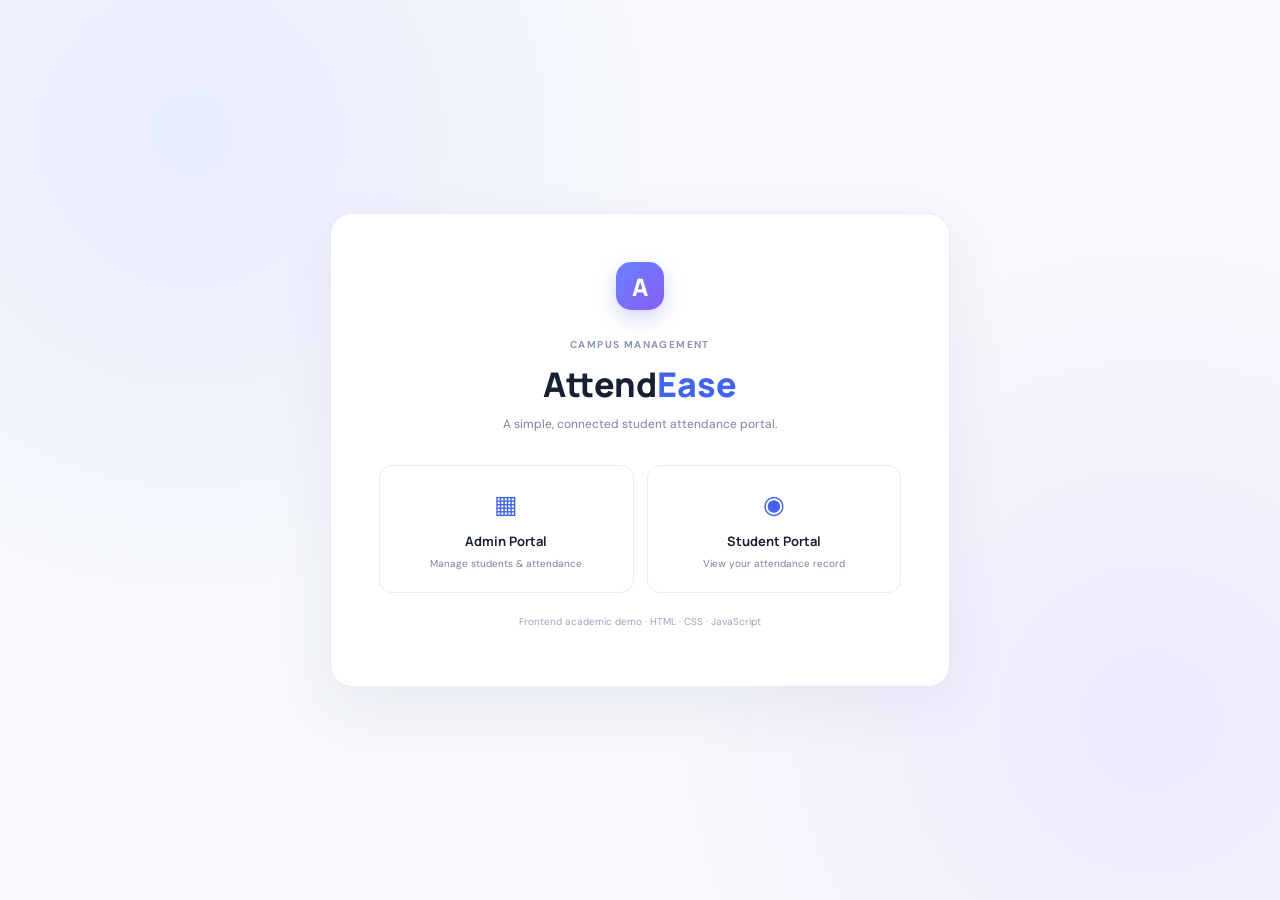
<file: index.html>
<!DOCTYPE html>
<html lang="en">
<head>
  <meta charset="UTF-8"><meta name="viewport" content="width=device-width, initial-scale=1.0">
  <title>AttendEase | Student Attendance System</title><link rel="stylesheet" href="css/style.css">
</head>
<body class="landing">
  <main class="landing-card">
    <div class="brand-mark">A</div><p class="eyebrow">CAMPUS MANAGEMENT</p>
    <h1>Attend<span>Ease</span></h1>
    <p class="muted">A simple, connected student attendance portal.</p>
    <div class="role-grid">
      <a class="role-card" href="admin/login.html"><span class="role-icon">▦</span><b>Admin Portal</b><small>Manage students & attendance</small></a>
      <a class="role-card" href="student/login.html"><span class="role-icon">◉</span><b>Student Portal</b><small>View your attendance record</small></a>
    </div>
    <p class="tiny">Frontend academic demo · HTML · CSS · JavaScript</p>
  </main>
</body></html>
</file>
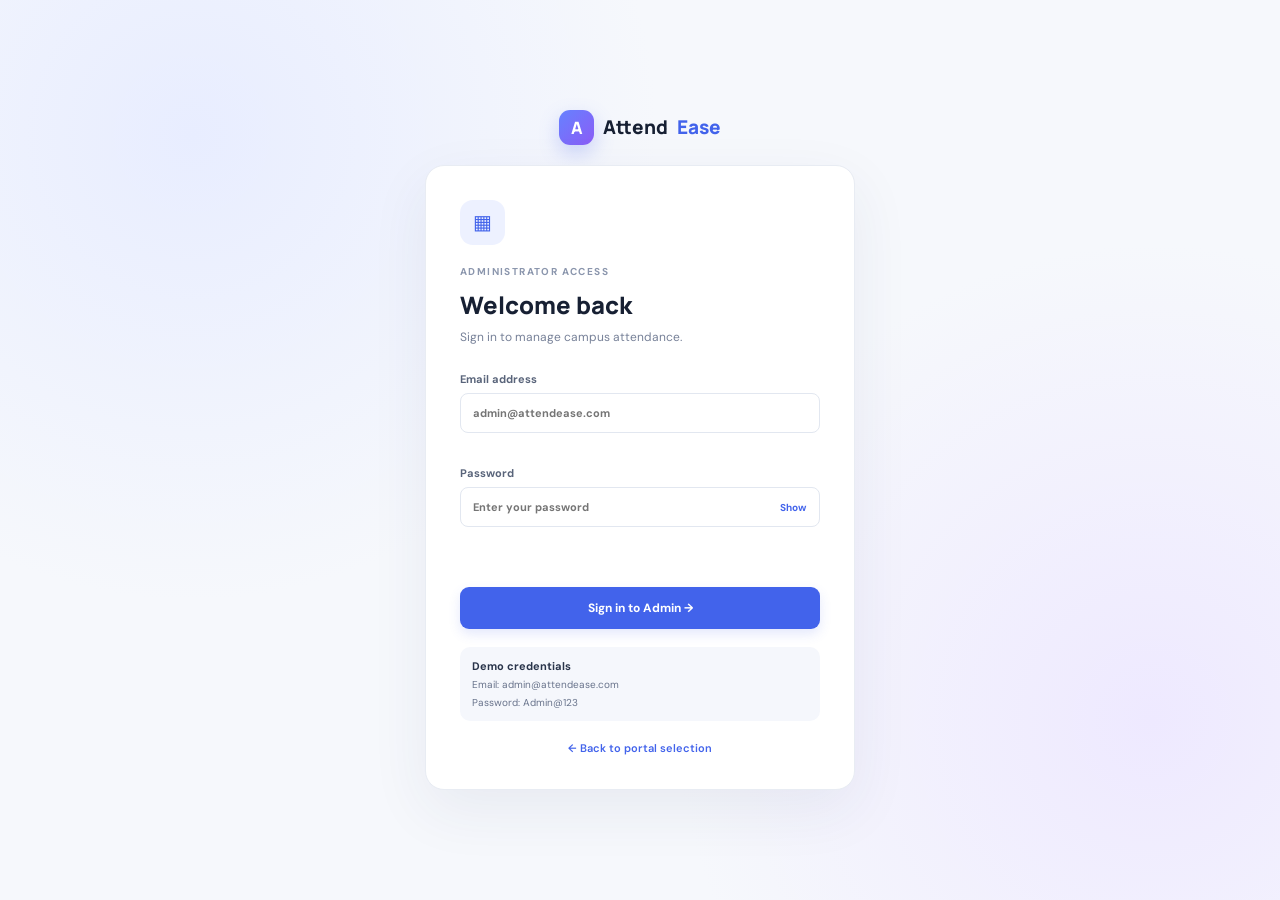
<file: admin/attendance.html>
<!DOCTYPE html>
<html lang="en"><head><meta charset="UTF-8"><meta name="viewport" content="width=device-width, initial-scale=1.0">
<title>Manage Attendance | AttendEase</title><link rel="stylesheet" href="../css/style.css"></head>
<body data-role="admin" data-page="attendance">
<div class="app-shell">
  <aside class="sidebar">
    <a class="brand" href="../index.html"><span class="brand-mark small">A</span><span>Attend<span class="brand-accent">Ease</span><small>Administrator portal</small></span></a>
    <div class="nav-caption">WORKSPACE</div><nav><a class="nav-link " href="dashboard.html"><span>▦</span>Dashboard</a><a class="nav-link " href="students.html"><span>♙</span>Manage Students</a><a class="nav-link active" href="attendance.html"><span>✓</span>Manage Attendance</a><a class="nav-link " href="reports.html"><span>▤</span>Attendance Reports</a></nav>
    <div class="sidebar-bottom"><div class="profile-mini"><div class="avatar">AD</div><div><b id="sideName">Administrator</b><small>Administrator</small></div></div>
    <button class="btn btn-quiet full" data-logout>↪ &nbsp; Log out</button></div>
  </aside>
  <main class="main-area">
    <header class="topbar"><div><span class="eyebrow">ATTENDANCE MANAGEMENT</span><h1>Manage Attendance</h1></div><div class="top-actions"><span class="date-chip" id="todayLabel"></span><div class="avatar">AD</div></div></header>
    <section class="page-content">
<div class="welcome-row"><div><h2>Daily attendance</h2><p class="muted">Select a date and mark each student's status.</p></div><span class="tag green-tag">Live local records</span></div>
<section class="panel"><div class="filter-row"><label>Attendance date<input type="date" id="attendanceDate"></label><label>Course filter<select id="attendanceCourse"><option value="">All courses</option></select></label><div class="filter-spacer"></div><button class="btn btn-quiet" id="markAllPresent">Mark all present</button><button class="btn btn-primary" id="saveAttendance">Save attendance</button></div><div class="table-scroll"><table><thead><tr><th>Student</th><th>Student ID</th><th>Course</th><th>Attendance status</th></tr></thead><tbody id="attendanceTable"></tbody></table></div><div class="empty-state" id="attendanceEmpty" hidden>Add students first from Manage Students.</div></section>
</section>
    <footer class="footer">AttendEase <span>·</span> Academic Web Technology Project</footer>
  </main>
</div>
<div id="toast" class="toast" role="status"></div>
<script src="../js/app.js"></script></body></html>
</file>
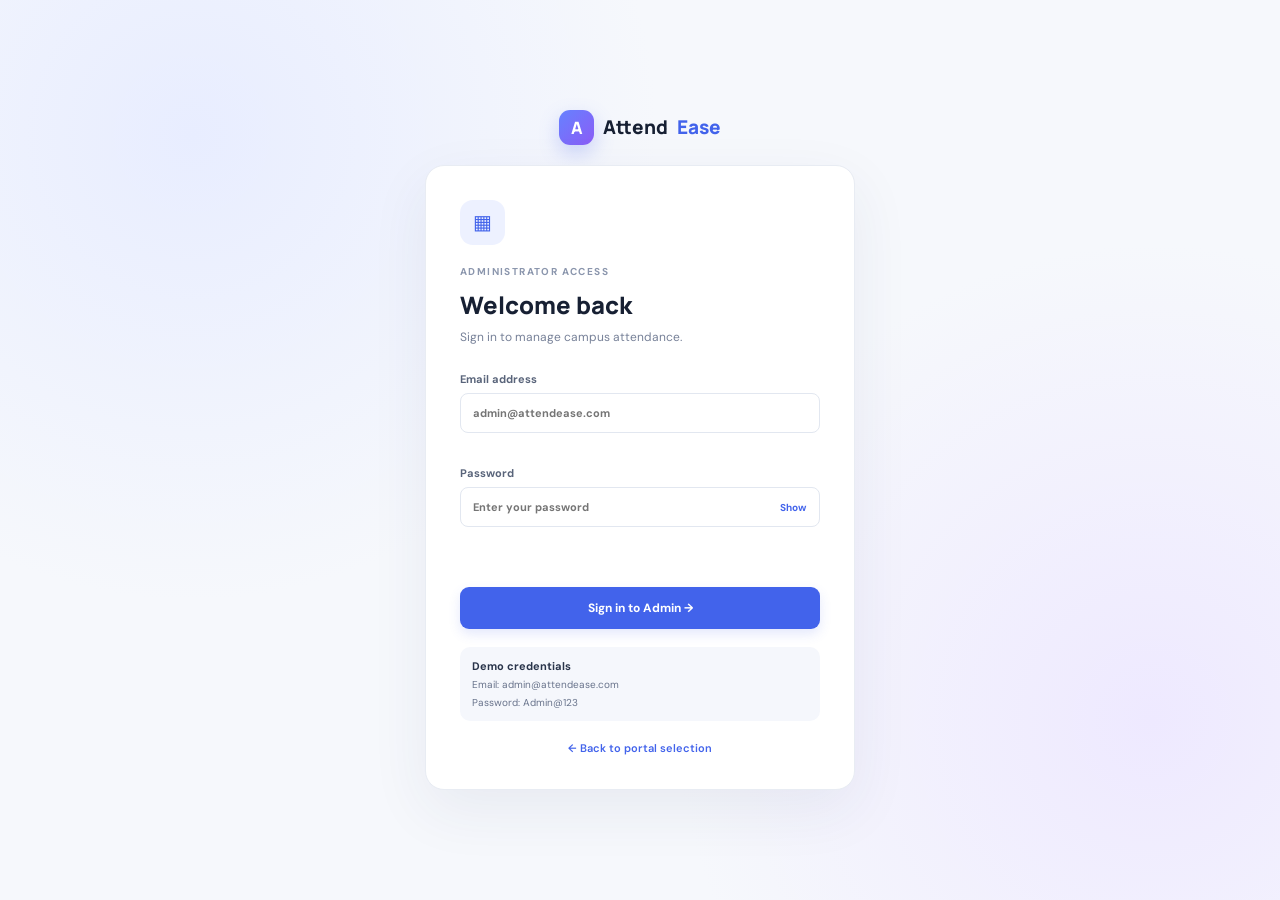
<file: admin/dashboard.html>
<!DOCTYPE html>
<html lang="en"><head><meta charset="UTF-8"><meta name="viewport" content="width=device-width, initial-scale=1.0">
<title>Admin Dashboard | AttendEase</title><link rel="stylesheet" href="../css/style.css"></head>
<body data-role="admin" data-page="dashboard">
<div class="app-shell">
  <aside class="sidebar">
    <a class="brand" href="../index.html"><span class="brand-mark small">A</span><span>Attend<span class="brand-accent">Ease</span><small>Administrator portal</small></span></a>
    <div class="nav-caption">WORKSPACE</div><nav><a class="nav-link active" href="dashboard.html"><span>▦</span>Dashboard</a><a class="nav-link " href="students.html"><span>♙</span>Manage Students</a><a class="nav-link " href="attendance.html"><span>✓</span>Manage Attendance</a><a class="nav-link " href="reports.html"><span>▤</span>Attendance Reports</a></nav>
    <div class="sidebar-bottom"><div class="profile-mini"><div class="avatar">AD</div><div><b id="sideName">Administrator</b><small>Administrator</small></div></div>
    <button class="btn btn-quiet full" data-logout>↪ &nbsp; Log out</button></div>
  </aside>
  <main class="main-area">
    <header class="topbar"><div><span class="eyebrow">ATTENDANCE MANAGEMENT</span><h1>Admin Dashboard</h1></div><div class="top-actions"><span class="date-chip" id="todayLabel"></span><div class="avatar">AD</div></div></header>
    <section class="page-content">
<div class="welcome-row"><div><h2>Good morning, Admin 👋</h2><p class="muted">Here is what's happening with attendance today.</p></div><a class="btn btn-primary" href="attendance.html">＋ Mark attendance</a></div>
<div class="stats-grid">
 <article class="stat-card"><div class="stat-top"><span>Total students</span><span class="stat-icon blue">♙</span></div><strong id="totalStudents">0</strong><small class="muted">Registered students</small></article>
 <article class="stat-card"><div class="stat-top"><span>Present today</span><span class="stat-icon green">✓</span></div><strong id="presentToday">0</strong><small class="muted">Marked present</small></article>
 <article class="stat-card"><div class="stat-top"><span>Absent today</span><span class="stat-icon orange">−</span></div><strong id="absentToday">0</strong><small class="muted">Marked absent</small></article>
 <article class="stat-card"><div class="stat-top"><span>Attendance rate</span><span class="stat-icon purple">%</span></div><strong id="attendanceRate">0%</strong><small class="muted">Today's attendance</small></article>
</div>
<div class="content-grid"><section class="panel"><div class="panel-heading"><div><h3>Attendance overview</h3><p class="muted">Present vs absent today</p></div><span class="tag">Today</span></div><div class="chart-wrap"><div class="donut" id="attendanceDonut"><div><b id="donutPercent">0%</b><small>Present</small></div></div><div class="legend"><span><i class="dot green-dot"></i> Present <b id="legendPresent">0</b></span><span><i class="dot orange-dot"></i> Absent <b id="legendAbsent">0</b></span><span><i class="dot gray-dot"></i> Not marked <b id="legendUnmarked">0</b></span></div></div></section>
<section class="panel"><div class="panel-heading"><div><h3>Quick actions</h3><p class="muted">Common admin tasks</p></div></div><div class="quick-list"><a href="students.html">＋ <span><b>Add a student</b><small>Register a new student</small></span> →</a><a href="attendance.html">✓ <span><b>Take attendance</b><small>Mark today's class record</small></span> →</a><a href="reports.html">▤ <span><b>View reports</b><small>Review attendance trends</small></span> →</a></div></section></div>
<section class="panel table-panel"><div class="panel-heading"><div><h3>Recently registered students</h3><p class="muted">Latest student records</p></div><a class="text-link" href="students.html">View all →</a></div><div class="table-scroll"><table><thead><tr><th>Student</th><th>Student ID</th><th>Course</th><th>Semester</th></tr></thead><tbody id="recentStudents"></tbody></table></div></section>
</section>
    <footer class="footer">AttendEase <span>·</span> Academic Web Technology Project</footer>
  </main>
</div>
<div id="toast" class="toast" role="status"></div>
<script src="../js/app.js"></script></body></html>
</file>
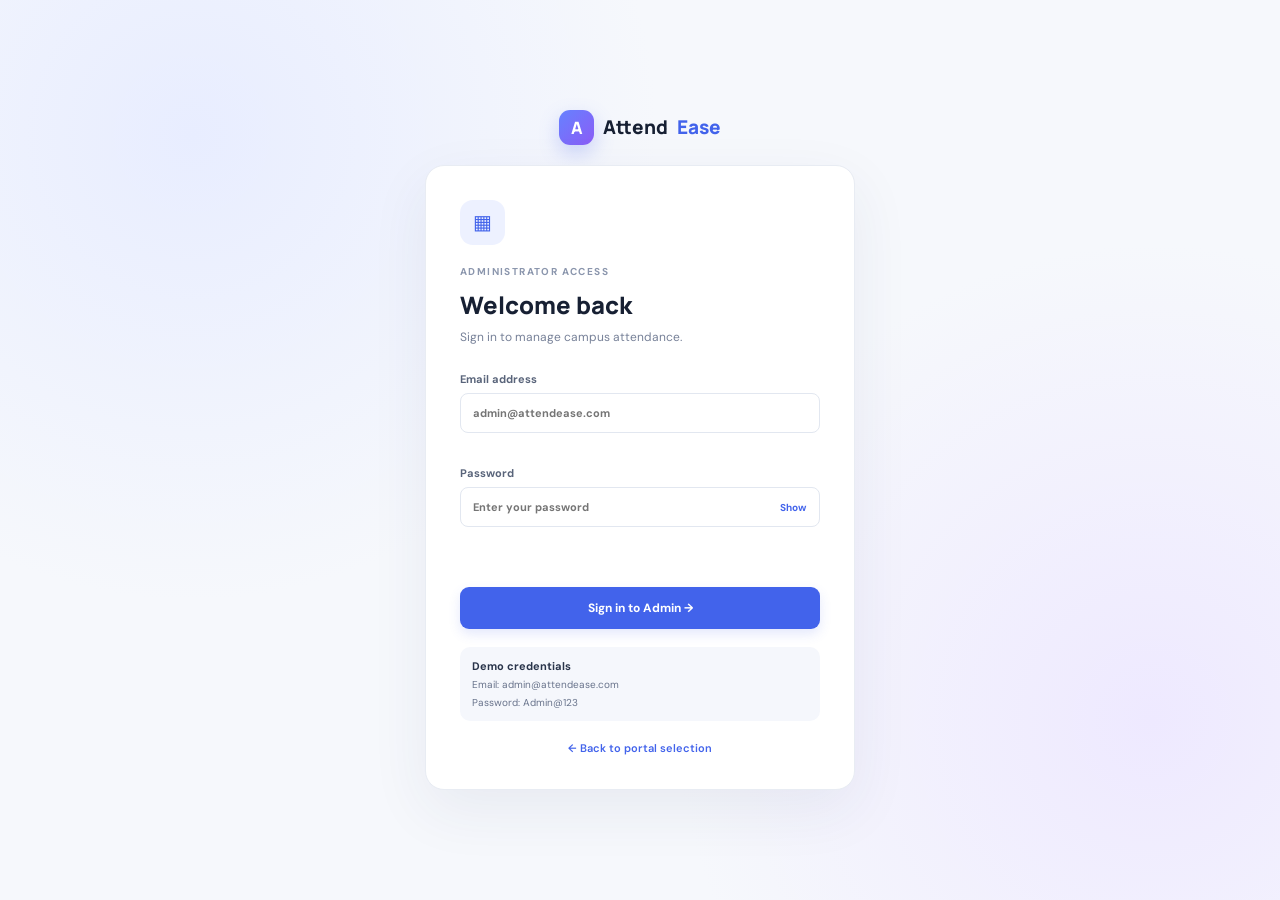
<file: admin/login.html>
<!DOCTYPE html><html lang="en"><head><meta charset="UTF-8"><meta name="viewport" content="width=device-width, initial-scale=1.0"><title>Admin Login | AttendEase</title><link rel="stylesheet" href="../css/style.css"></head><body class="auth-page" data-role="admin" data-page="login"><a class="auth-brand" href="../index.html"><span class="brand-mark small">A</span> Attend<span>Ease</span></a><main class="auth-card"><div class="auth-icon">▦</div><p class="eyebrow">ADMINISTRATOR ACCESS</p><h1>Welcome back</h1><p class="muted">Sign in to manage campus attendance.</p><form id="loginForm" novalidate><label>Email address<input type="email" id="loginEmail" placeholder="admin@attendease.com" autocomplete="username"><small class="field-error" id="loginEmailError"></small></label><label>Password<div class="password-wrap"><input type="password" id="loginPassword" placeholder="Enter your password" autocomplete="current-password"><button type="button" class="show-pass" data-toggle-password>Show</button></div><small class="field-error" id="loginPasswordError"></small></label><div id="loginError" class="form-error"></div><button class="btn btn-primary full" type="submit">Sign in to Admin →</button></form><div class="demo-note"><b>Demo credentials</b><span>Email: admin@attendease.com</span><span>Password: Admin@123</span></div><a class="back-link" href="../index.html">← Back to portal selection</a></main><script src="../js/email-validation.js"></script><script src="../js/password-validation.js"></script><script src="../js/app.js"></script></body></html>
</file>
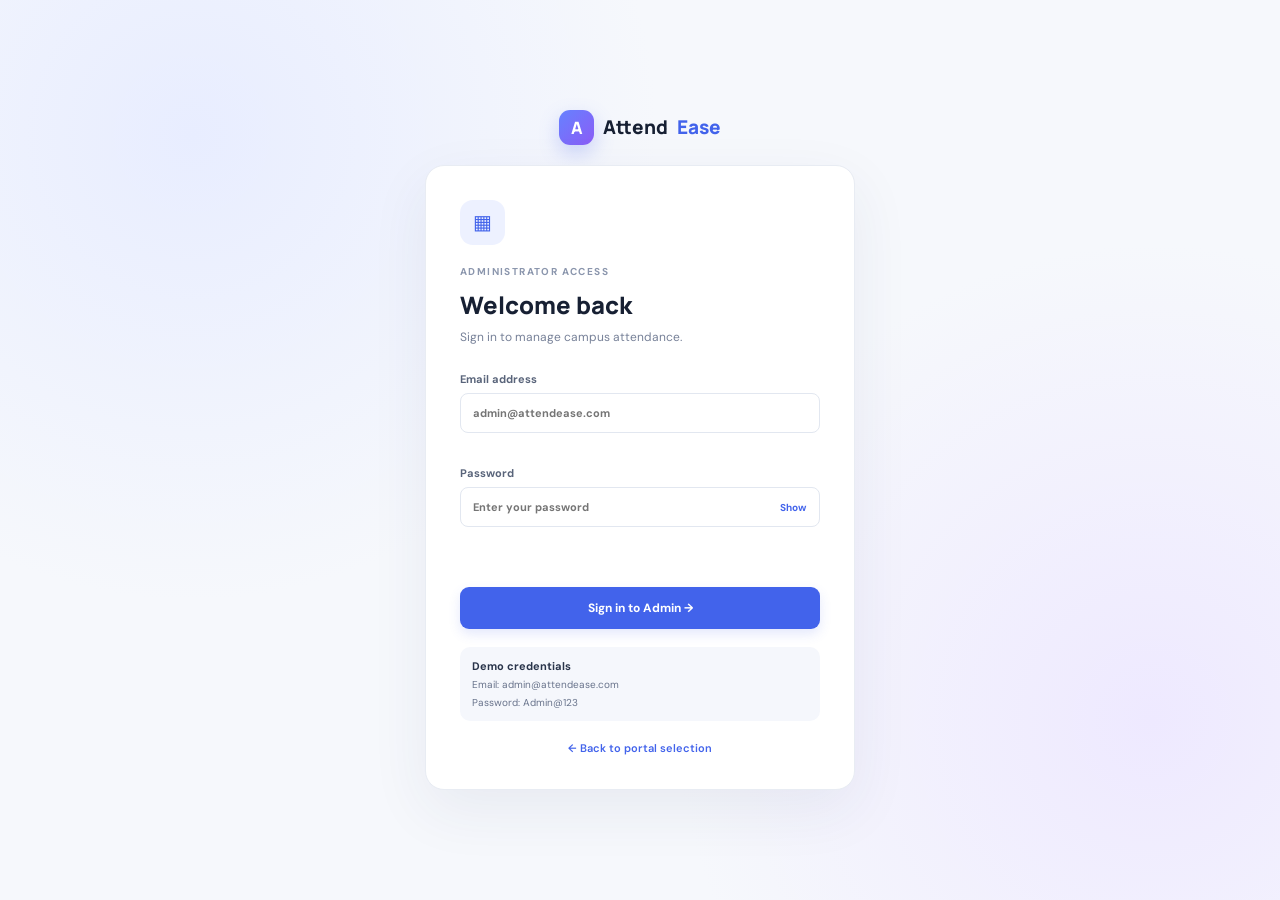
<file: admin/reports.html>
<!DOCTYPE html>
<html lang="en"><head><meta charset="UTF-8"><meta name="viewport" content="width=device-width, initial-scale=1.0">
<title>Attendance Reports | AttendEase</title><link rel="stylesheet" href="../css/style.css"></head>
<body data-role="admin" data-page="reports">
<div class="app-shell">
  <aside class="sidebar">
    <a class="brand" href="../index.html"><span class="brand-mark small">A</span><span>Attend<span class="brand-accent">Ease</span><small>Administrator portal</small></span></a>
    <div class="nav-caption">WORKSPACE</div><nav><a class="nav-link " href="dashboard.html"><span>▦</span>Dashboard</a><a class="nav-link " href="students.html"><span>♙</span>Manage Students</a><a class="nav-link " href="attendance.html"><span>✓</span>Manage Attendance</a><a class="nav-link active" href="reports.html"><span>▤</span>Attendance Reports</a></nav>
    <div class="sidebar-bottom"><div class="profile-mini"><div class="avatar">AD</div><div><b id="sideName">Administrator</b><small>Administrator</small></div></div>
    <button class="btn btn-quiet full" data-logout>↪ &nbsp; Log out</button></div>
  </aside>
  <main class="main-area">
    <header class="topbar"><div><span class="eyebrow">ATTENDANCE MANAGEMENT</span><h1>Attendance Reports</h1></div><div class="top-actions"><span class="date-chip" id="todayLabel"></span><div class="avatar">AD</div></div></header>
    <section class="page-content">
<div class="welcome-row"><div><h2>Attendance reports</h2><p class="muted">Analyse attendance and export records.</p></div><button class="btn btn-primary" id="exportCsv">↓ Export CSV</button></div>
<section class="panel"><div class="filter-row"><label>From date<input type="date" id="reportFrom"></label><label>To date<input type="date" id="reportTo"></label><label>Student<select id="reportStudent"><option value="">All students</option></select></label><button class="btn btn-quiet" id="applyReport">Apply filters</button><button class="btn btn-quiet" id="printReport">Print</button></div>
<div class="stats-grid compact-stats"><article class="stat-card"><span class="muted">Records</span><strong id="reportRecords">0</strong></article><article class="stat-card"><span class="muted">Present</span><strong id="reportPresent">0</strong></article><article class="stat-card"><span class="muted">Absent</span><strong id="reportAbsent">0</strong></article><article class="stat-card"><span class="muted">Average attendance</span><strong id="reportRate">0%</strong></article></div>
<div class="table-scroll"><table><thead><tr><th>Date</th><th>Student</th><th>Student ID</th><th>Course</th><th>Status</th></tr></thead><tbody id="reportsTable"></tbody></table></div><div class="empty-state" id="reportsEmpty" hidden>No attendance records match these filters.</div></section>
</section>
    <footer class="footer">AttendEase <span>·</span> Academic Web Technology Project</footer>
  </main>
</div>
<div id="toast" class="toast" role="status"></div>
<script src="../js/app.js"></script></body></html>
</file>
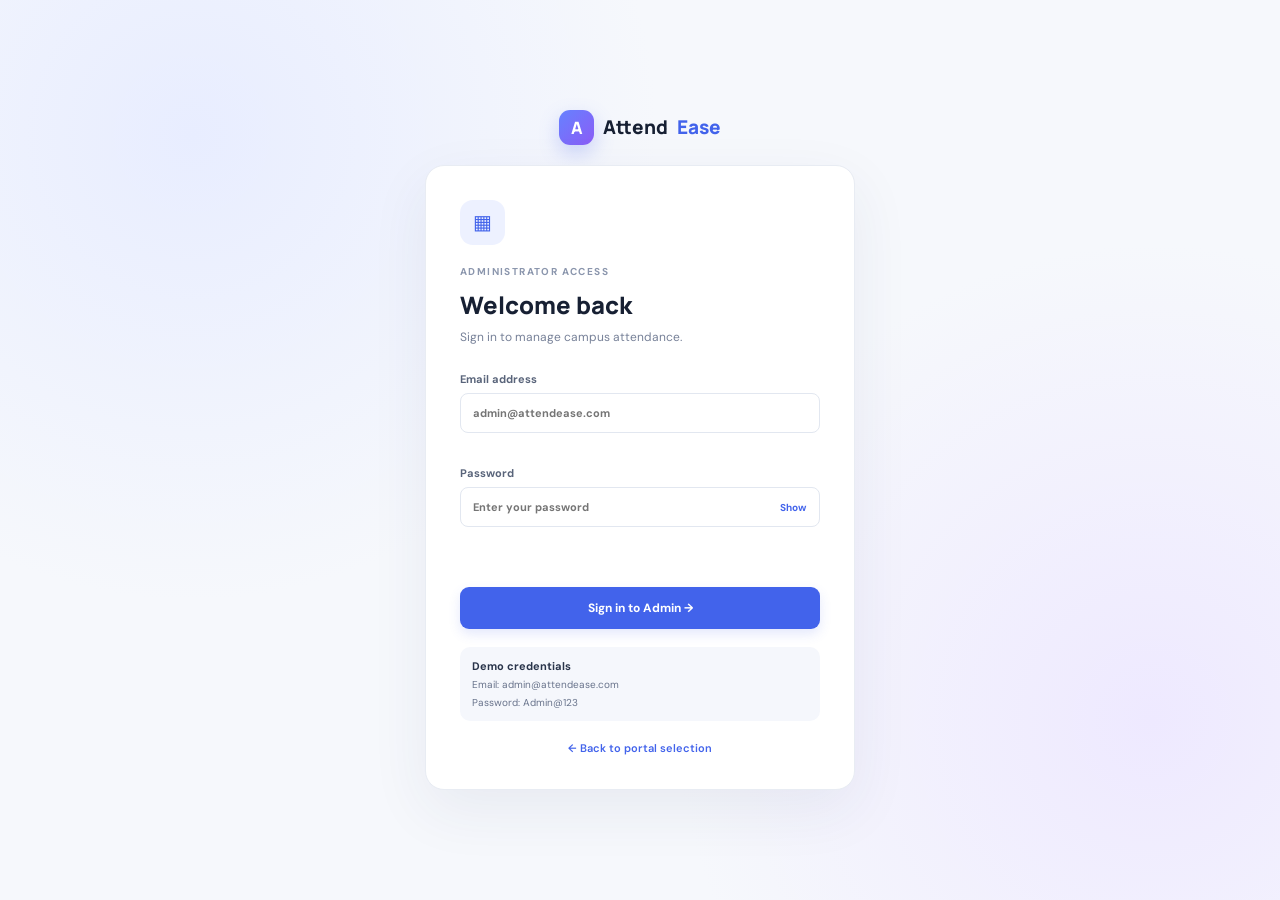
<file: admin/students.html>
<!DOCTYPE html>
<html lang="en"><head><meta charset="UTF-8"><meta name="viewport" content="width=device-width, initial-scale=1.0">
<title>Manage Students | AttendEase</title><link rel="stylesheet" href="../css/style.css"></head>
<body data-role="admin" data-page="students">
<div class="app-shell">
  <aside class="sidebar">
    <a class="brand" href="../index.html"><span class="brand-mark small">A</span><span>Attend<span class="brand-accent">Ease</span><small>Administrator portal</small></span></a>
    <div class="nav-caption">WORKSPACE</div><nav><a class="nav-link " href="dashboard.html"><span>▦</span>Dashboard</a><a class="nav-link active" href="students.html"><span>♙</span>Manage Students</a><a class="nav-link " href="attendance.html"><span>✓</span>Manage Attendance</a><a class="nav-link " href="reports.html"><span>▤</span>Attendance Reports</a></nav>
    <div class="sidebar-bottom"><div class="profile-mini"><div class="avatar">AD</div><div><b id="sideName">Administrator</b><small>Administrator</small></div></div>
    <button class="btn btn-quiet full" data-logout>↪ &nbsp; Log out</button></div>
  </aside>
  <main class="main-area">
    <header class="topbar"><div><span class="eyebrow">ATTENDANCE MANAGEMENT</span><h1>Manage Students</h1></div><div class="top-actions"><span class="date-chip" id="todayLabel"></span><div class="avatar">AD</div></div></header>
    <section class="page-content">
<div class="welcome-row"><div><h2>Student directory</h2><p class="muted">Add, update and manage registered students.</p></div><button class="btn btn-primary" id="showStudentForm">＋ Add student</button></div>
<section class="panel form-panel" id="studentFormPanel" hidden><div class="panel-heading"><div><h3 id="studentFormTitle">Add new student</h3><p class="muted">Enter the student's details below.</p></div><button class="icon-btn" id="closeStudentForm" aria-label="Close">✕</button></div>
<form id="studentForm" class="form-grid" novalidate><input type="hidden" id="editStudentId"><label>Student ID<input id="studentId" placeholder="e.g. MU2026001" maxlength="15"><small class="field-error" id="studentIdError"></small></label><label>Full name<input id="studentName" placeholder="Student full name"><small class="field-error" id="studentNameError"></small></label><label>Email address<input id="studentEmail" type="email" placeholder="name@example.com"><small class="field-error" id="studentEmailError"></small></label><label>Phone number<input id="studentPhone" inputmode="numeric" maxlength="10" placeholder="10-digit mobile number"><small class="field-error" id="studentPhoneError"></small></label><label>Course<input id="studentCourse" placeholder="e.g. B.Tech CSE"><small class="field-error" id="studentCourseError"></small></label><label>Semester<select id="studentSemester"><option value="">Select semester</option><option>1</option><option>2</option><option>3</option><option>4</option><option>5</option><option>6</option><option>7</option><option>8</option></select><small class="field-error" id="studentSemesterError"></small></label><div class="form-actions"><button type="button" class="btn btn-quiet" id="cancelStudentForm">Cancel</button><button class="btn btn-primary" type="submit">Save student</button></div></form></section>
<section class="panel table-panel"><div class="toolbar"><div><h3>All students <span class="count-pill" id="studentCount">0</span></h3><p class="muted">Manage your student records</p></div><input class="search-input" id="studentSearch" placeholder="⌕  Search students..."></div><div class="table-scroll"><table><thead><tr><th>Student</th><th>Student ID</th><th>Course</th><th>Semester</th><th>Phone</th><th>Actions</th></tr></thead><tbody id="studentsTable"></tbody></table></div><div class="empty-state" id="studentsEmpty" hidden>No students found. Add your first student to get started.</div></section>
</section>
    <footer class="footer">AttendEase <span>·</span> Academic Web Technology Project</footer>
  </main>
</div>
<div id="toast" class="toast" role="status"></div>
<script src="../js/email-validation.js"></script><script src="../js/app.js"></script></body></html>
</file>
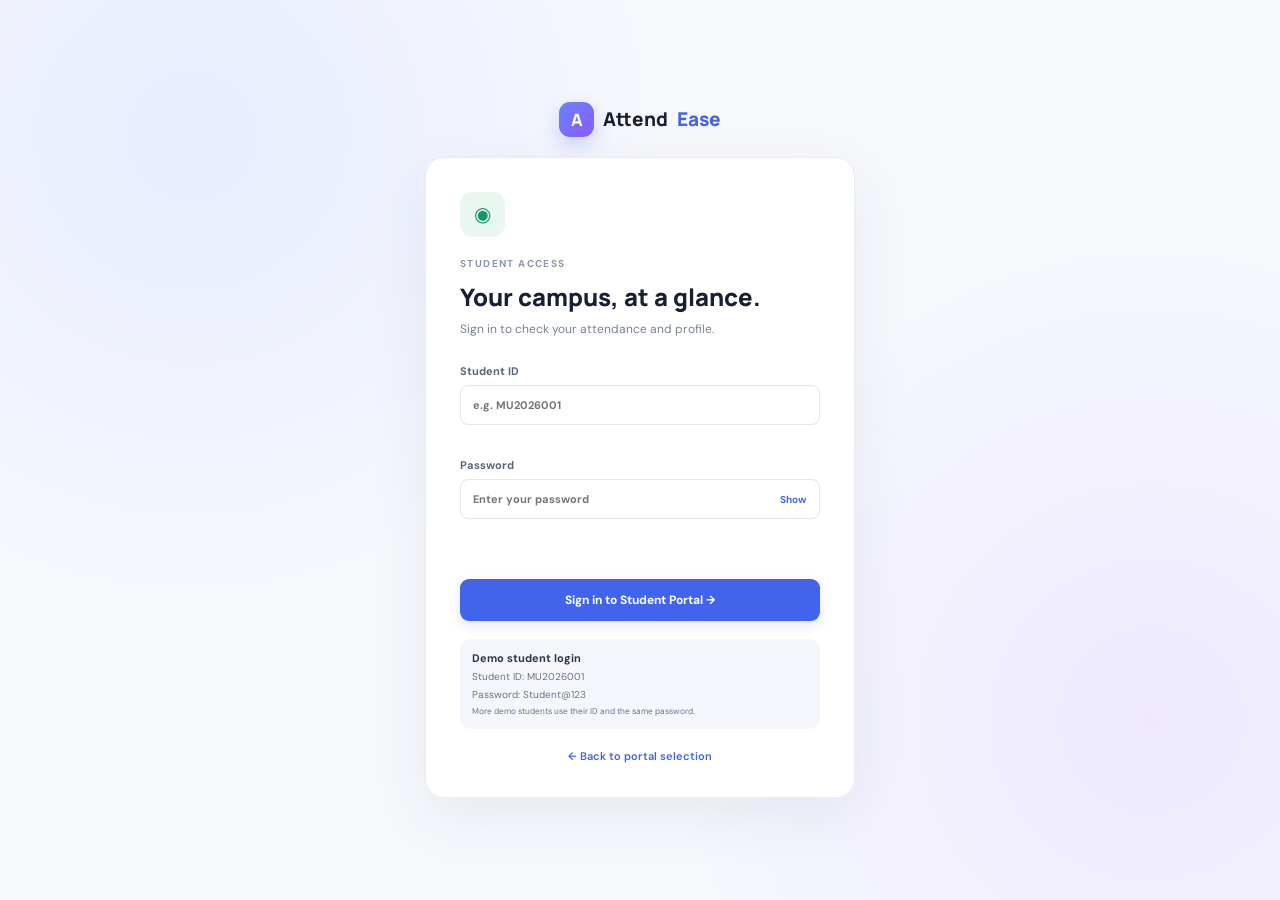
<file: student/attendance.html>
<!DOCTYPE html>
<html lang="en"><head><meta charset="UTF-8"><meta name="viewport" content="width=device-width, initial-scale=1.0">
<title>My Attendance | AttendEase</title><link rel="stylesheet" href="../css/style.css"></head>
<body data-role="student" data-page="attendance">
<div class="app-shell">
  <aside class="sidebar">
    <a class="brand" href="../index.html"><span class="brand-mark small">A</span><span>Attend<span class="brand-accent">Ease</span><small>Student portal</small></span></a>
    <div class="nav-caption">WORKSPACE</div><nav><a class="nav-link " href="dashboard.html"><span>▦</span>Dashboard</a><a class="nav-link active" href="attendance.html"><span>✓</span>My Attendance</a><a class="nav-link " href="profile.html"><span>♙</span>My Profile</a><a class="nav-link " href="statistics.html"><span>▥</span>Statistics</a></nav>
    <div class="sidebar-bottom"><div class="profile-mini"><div class="avatar">ST</div><div><b id="sideName">Student</b><small>Student</small></div></div>
    <button class="btn btn-quiet full" data-logout>↪ &nbsp; Log out</button></div>
  </aside>
  <main class="main-area">
    <header class="topbar"><div><span class="eyebrow">ATTENDANCE MANAGEMENT</span><h1>My Attendance</h1></div><div class="top-actions"><span class="date-chip" id="todayLabel"></span><div class="avatar">ST</div></div></header>
    <section class="page-content">
<div class="welcome-row"><div><h2>Attendance history</h2><p class="muted">A date-wise view of your recorded attendance.</p></div><span class="tag">Read only</span></div>
<section class="panel"><div class="toolbar"><div><h3>My class records</h3><p class="muted">Attendance can only be updated by an administrator.</p></div><div class="filter-inline"><input type="date" id="myDateFilter" aria-label="Filter by date"><select id="myStatusFilter"><option value="">All statuses</option><option value="Present">Present</option><option value="Absent">Absent</option></select></div></div><div class="table-scroll"><table><thead><tr><th>Date</th><th>Course</th><th>Status</th></tr></thead><tbody id="myAttendanceTable"></tbody></table></div><div class="empty-state" id="myAttendanceEmpty" hidden>No attendance records found.</div></section>
</section>
    <footer class="footer">AttendEase <span>·</span> Academic Web Technology Project</footer>
  </main>
</div>
<div id="toast" class="toast" role="status"></div>
<script src="../js/app.js"></script></body></html>
</file>
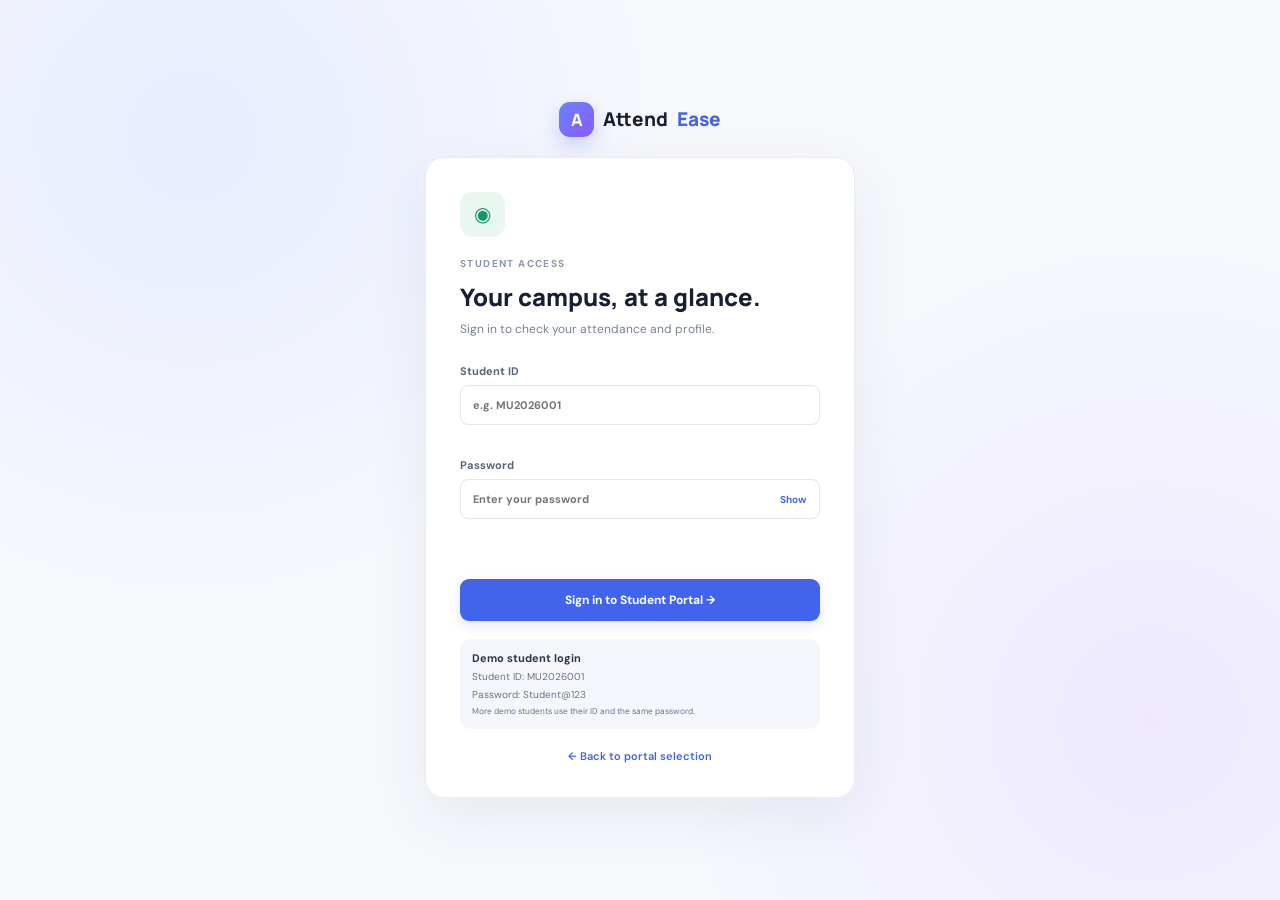
<file: student/dashboard.html>
<!DOCTYPE html>
<html lang="en"><head><meta charset="UTF-8"><meta name="viewport" content="width=device-width, initial-scale=1.0">
<title>Student Dashboard | AttendEase</title><link rel="stylesheet" href="../css/style.css"></head>
<body data-role="student" data-page="dashboard">
<div class="app-shell">
  <aside class="sidebar">
    <a class="brand" href="../index.html"><span class="brand-mark small">A</span><span>Attend<span class="brand-accent">Ease</span><small>Student portal</small></span></a>
    <div class="nav-caption">WORKSPACE</div><nav><a class="nav-link active" href="dashboard.html"><span>▦</span>Dashboard</a><a class="nav-link " href="attendance.html"><span>✓</span>My Attendance</a><a class="nav-link " href="profile.html"><span>♙</span>My Profile</a><a class="nav-link " href="statistics.html"><span>▥</span>Statistics</a></nav>
    <div class="sidebar-bottom"><div class="profile-mini"><div class="avatar">ST</div><div><b id="sideName">Student</b><small>Student</small></div></div>
    <button class="btn btn-quiet full" data-logout>↪ &nbsp; Log out</button></div>
  </aside>
  <main class="main-area">
    <header class="topbar"><div><span class="eyebrow">ATTENDANCE MANAGEMENT</span><h1>Student Dashboard</h1></div><div class="top-actions"><span class="date-chip" id="todayLabel"></span><div class="avatar">ST</div></div></header>
    <section class="page-content">
<div class="welcome-row"><div><h2 id="studentWelcome">Welcome back 👋</h2><p class="muted">Here's your attendance snapshot.</p></div><span class="tag green-tag">Student account</span></div>
<div class="stats-grid"><article class="stat-card"><div class="stat-top"><span>Total classes</span><span class="stat-icon blue">▤</span></div><strong id="myTotal">0</strong><small class="muted">Recorded sessions</small></article><article class="stat-card"><div class="stat-top"><span>Classes attended</span><span class="stat-icon green">✓</span></div><strong id="myPresent">0</strong><small class="muted">Present records</small></article><article class="stat-card"><div class="stat-top"><span>Classes missed</span><span class="stat-icon orange">−</span></div><strong id="myAbsent">0</strong><small class="muted">Absent records</small></article><article class="stat-card"><div class="stat-top"><span>Attendance</span><span class="stat-icon purple">%</span></div><strong id="myRate">0%</strong><small class="muted">Overall percentage</small></article></div>
<div class="content-grid"><section class="panel"><div class="panel-heading"><div><h3>My attendance</h3><p class="muted">Overall attendance rate</p></div></div><div class="student-progress"><div class="progress-ring" id="myProgress"><b id="myProgressText">0%</b></div><div><h3 id="attendanceMessage">Keep it up!</h3><p class="muted">Your attendance is calculated from saved class records.</p><a class="text-link" href="attendance.html">View full history →</a></div></div></section><section class="panel"><div class="panel-heading"><div><h3>My profile</h3><p class="muted">Your registered details</p></div><a class="text-link" href="profile.html">Edit →</a></div><div class="profile-details" id="dashboardProfile"></div></section></div>
<section class="panel table-panel"><div class="panel-heading"><div><h3>Recent attendance</h3><p class="muted">Your latest class records</p></div><a class="text-link" href="attendance.html">View all →</a></div><div class="table-scroll"><table><thead><tr><th>Date</th><th>Course</th><th>Status</th></tr></thead><tbody id="myRecent"></tbody></table></div></section>
</section>
    <footer class="footer">AttendEase <span>·</span> Academic Web Technology Project</footer>
  </main>
</div>
<div id="toast" class="toast" role="status"></div>
<script src="../js/app.js"></script></body></html>
</file>
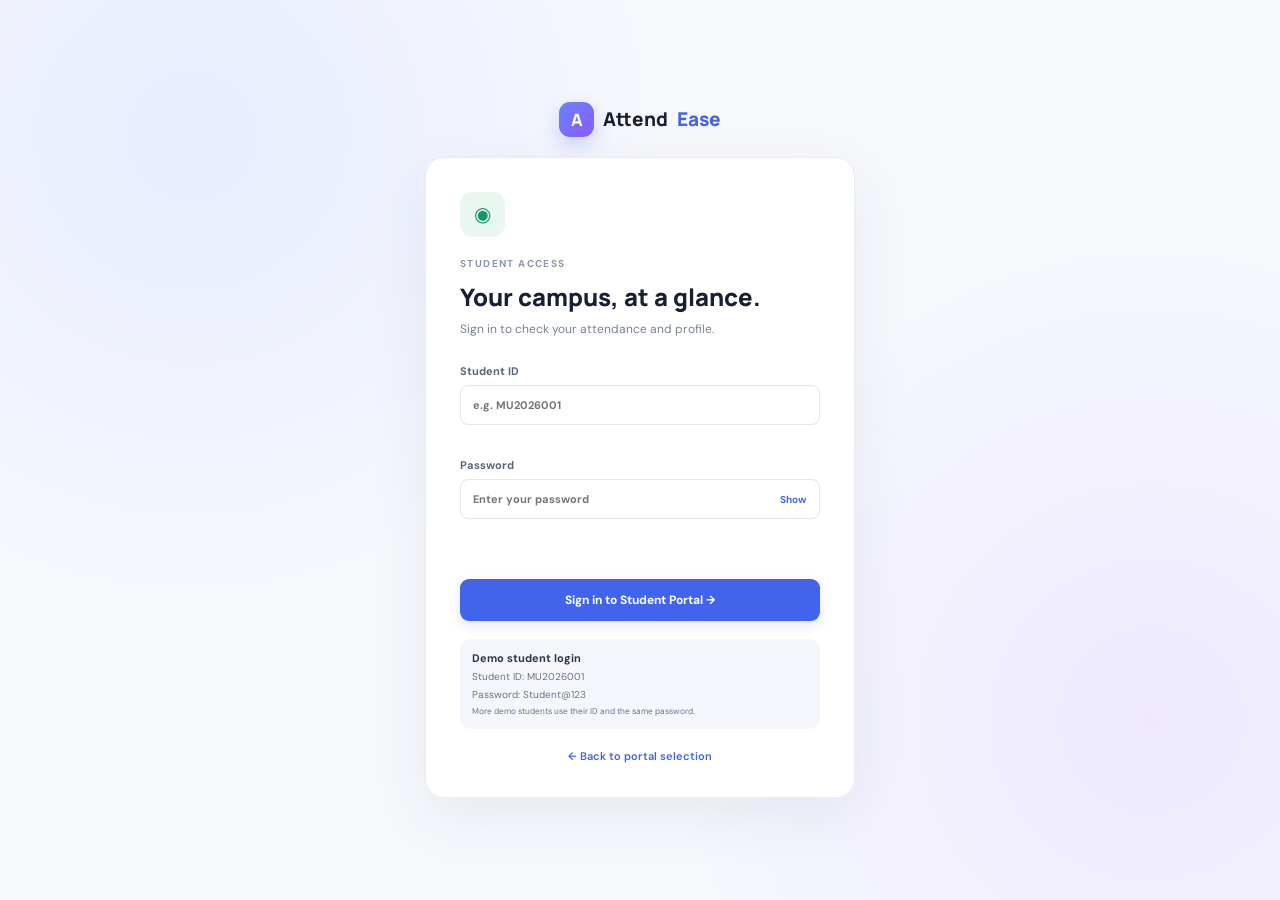
<file: student/login.html>
<!DOCTYPE html><html lang="en"><head><meta charset="UTF-8"><meta name="viewport" content="width=device-width, initial-scale=1.0"><title>Student Login | AttendEase</title><link rel="stylesheet" href="../css/style.css"></head><body class="auth-page" data-role="student" data-page="login"><a class="auth-brand" href="../index.html"><span class="brand-mark small">A</span> Attend<span>Ease</span></a><main class="auth-card"><div class="auth-icon student-icon">◉</div><p class="eyebrow">STUDENT ACCESS</p><h1>Your campus, at a glance.</h1><p class="muted">Sign in to check your attendance and profile.</p><form id="loginForm" novalidate><label>Student ID<input id="loginEmail" placeholder="e.g. MU2026001" maxlength="15" autocomplete="username"><small class="field-error" id="loginEmailError"></small></label><label>Password<div class="password-wrap"><input type="password" id="loginPassword" placeholder="Enter your password" autocomplete="current-password"><button type="button" class="show-pass" data-toggle-password>Show</button></div><small class="field-error" id="loginPasswordError"></small></label><div id="loginError" class="form-error"></div><button class="btn btn-primary full" type="submit">Sign in to Student Portal →</button></form><div class="demo-note"><b>Demo student login</b><span>Student ID: MU2026001</span><span>Password: Student@123</span><small>More demo students use their ID and the same password.</small></div><a class="back-link" href="../index.html">← Back to portal selection</a></main><script src="../js/email-validation.js"></script><script src="../js/password-validation.js"></script><script src="../js/app.js"></script></body></html>
</file>
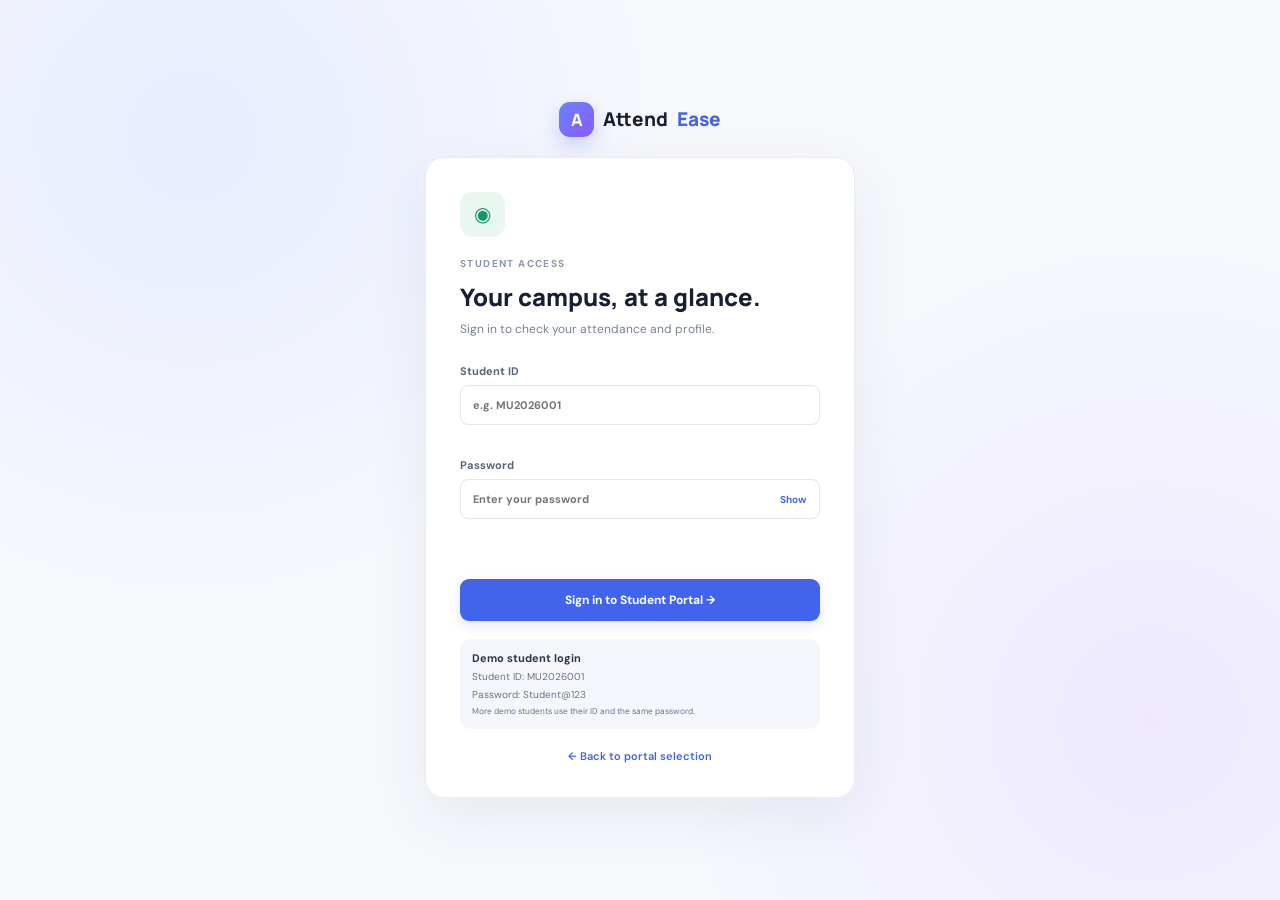
<file: student/profile.html>
<!DOCTYPE html>
<html lang="en"><head><meta charset="UTF-8"><meta name="viewport" content="width=device-width, initial-scale=1.0">
<title>My Profile | AttendEase</title><link rel="stylesheet" href="../css/style.css"></head>
<body data-role="student" data-page="profile">
<div class="app-shell">
  <aside class="sidebar">
    <a class="brand" href="../index.html"><span class="brand-mark small">A</span><span>Attend<span class="brand-accent">Ease</span><small>Student portal</small></span></a>
    <div class="nav-caption">WORKSPACE</div><nav><a class="nav-link " href="dashboard.html"><span>▦</span>Dashboard</a><a class="nav-link " href="attendance.html"><span>✓</span>My Attendance</a><a class="nav-link active" href="profile.html"><span>♙</span>My Profile</a><a class="nav-link " href="statistics.html"><span>▥</span>Statistics</a></nav>
    <div class="sidebar-bottom"><div class="profile-mini"><div class="avatar">ST</div><div><b id="sideName">Student</b><small>Student</small></div></div>
    <button class="btn btn-quiet full" data-logout>↪ &nbsp; Log out</button></div>
  </aside>
  <main class="main-area">
    <header class="topbar"><div><span class="eyebrow">ATTENDANCE MANAGEMENT</span><h1>My Profile</h1></div><div class="top-actions"><span class="date-chip" id="todayLabel"></span><div class="avatar">ST</div></div></header>
    <section class="page-content">
<div class="welcome-row"><div><h2>Personal information</h2><p class="muted">Review and update your contact details.</p></div><span class="tag">Student profile</span></div>
<section class="panel profile-panel"><div class="profile-hero"><div class="avatar large" id="profileAvatar">ST</div><div><h2 id="profileNameHeading">Student</h2><p class="muted" id="profileIdHeading">Student ID</p></div></div><form id="profileForm" class="form-grid" novalidate><label>Student ID<input id="profileId" disabled></label><label>Full name<input id="profileName" disabled></label><label>Email address<input id="profileEmail" type="email"><small class="field-error" id="profileEmailError"></small></label><label>Phone number<input id="profilePhone" maxlength="10" inputmode="numeric"><small class="field-error" id="profilePhoneError"></small></label><label>Course<input id="profileCourse" disabled></label><label>Semester<input id="profileSemester" disabled></label><div class="form-actions"><button class="btn btn-primary" type="submit">Save changes</button></div></form><p class="muted tiny">Student ID, name, course and semester are managed by the administrator.</p></section>
</section>
    <footer class="footer">AttendEase <span>·</span> Academic Web Technology Project</footer>
  </main>
</div>
<div id="toast" class="toast" role="status"></div>
<script src="../js/app.js"></script></body></html>
</file>
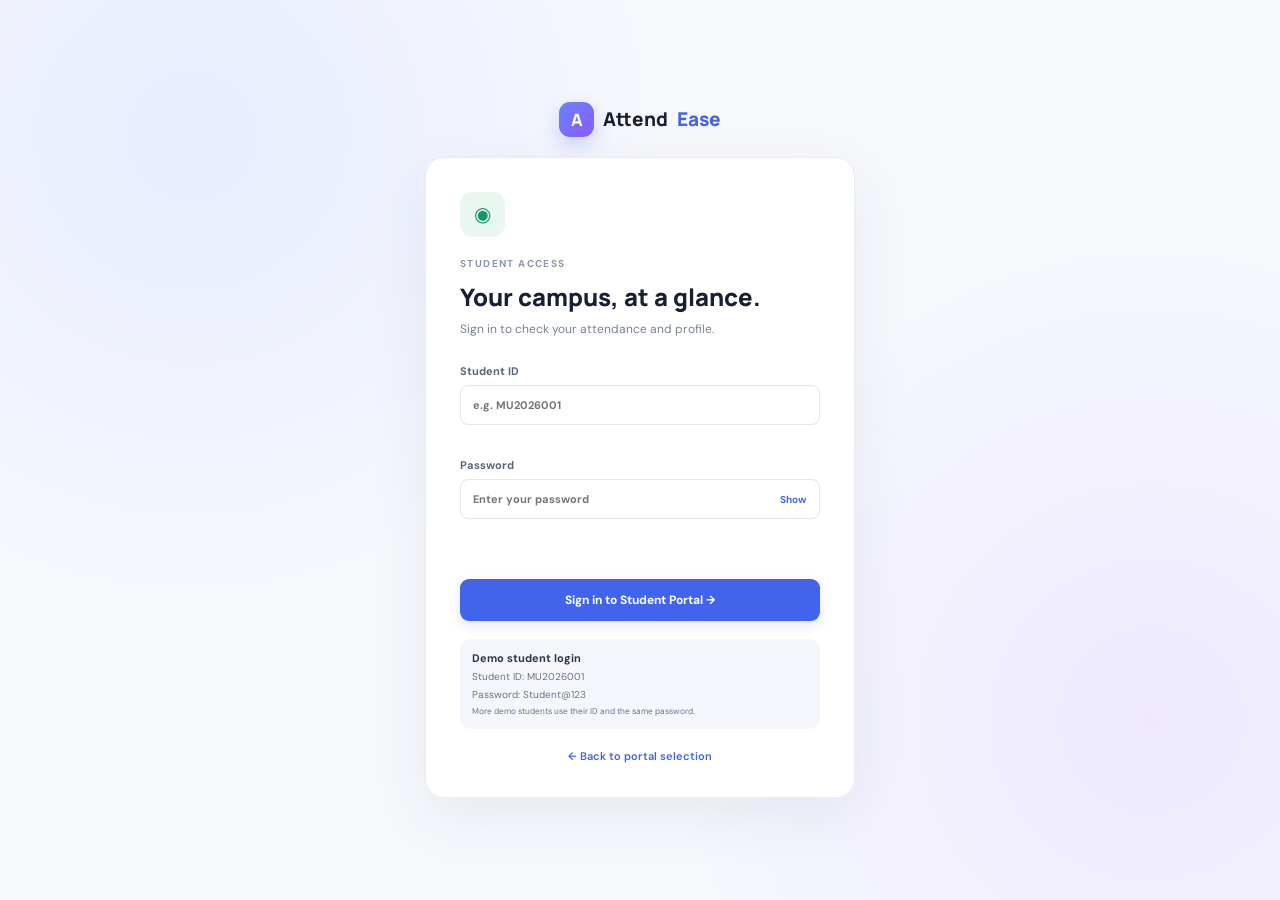
<file: student/statistics.html>
<!DOCTYPE html>
<html lang="en"><head><meta charset="UTF-8"><meta name="viewport" content="width=device-width, initial-scale=1.0">
<title>Attendance Statistics | AttendEase</title><link rel="stylesheet" href="../css/style.css"></head>
<body data-role="student" data-page="statistics">
<div class="app-shell">
  <aside class="sidebar">
    <a class="brand" href="../index.html"><span class="brand-mark small">A</span><span>Attend<span class="brand-accent">Ease</span><small>Student portal</small></span></a>
    <div class="nav-caption">WORKSPACE</div><nav><a class="nav-link " href="dashboard.html"><span>▦</span>Dashboard</a><a class="nav-link " href="attendance.html"><span>✓</span>My Attendance</a><a class="nav-link " href="profile.html"><span>♙</span>My Profile</a><a class="nav-link active" href="statistics.html"><span>▥</span>Statistics</a></nav>
    <div class="sidebar-bottom"><div class="profile-mini"><div class="avatar">ST</div><div><b id="sideName">Student</b><small>Student</small></div></div>
    <button class="btn btn-quiet full" data-logout>↪ &nbsp; Log out</button></div>
  </aside>
  <main class="main-area">
    <header class="topbar"><div><span class="eyebrow">ATTENDANCE MANAGEMENT</span><h1>Attendance Statistics</h1></div><div class="top-actions"><span class="date-chip" id="todayLabel"></span><div class="avatar">ST</div></div></header>
    <section class="page-content">
<div class="welcome-row"><div><h2>Your attendance insights</h2><p class="muted">Track your consistency over time.</p></div></div>
<div class="stats-grid"><article class="stat-card"><span class="muted">Overall attendance</span><strong id="statOverall">0%</strong><small class="muted">All recorded sessions</small></article><article class="stat-card"><span class="muted">Present</span><strong id="statPresent">0</strong><small class="muted">Classes attended</small></article><article class="stat-card"><span class="muted">Absent</span><strong id="statAbsent">0</strong><small class="muted">Classes missed</small></article><article class="stat-card"><span class="muted">Current month</span><strong id="statMonth">0%</strong><small class="muted">Monthly attendance</small></article></div>
<div class="content-grid"><section class="panel"><div class="panel-heading"><div><h3>Monthly attendance</h3><p class="muted">Present and absent sessions by month</p></div></div><div class="bar-chart" id="monthlyChart"></div><div class="chart-legend"><span><i class="dot green-dot"></i> Present</span><span><i class="dot orange-dot"></i> Absent</span></div></section><section class="panel"><div class="panel-heading"><div><h3>Attendance breakdown</h3><p class="muted">Your total class distribution</p></div></div><div class="chart-wrap"><div class="donut" id="studentDonut"><div><b id="studentDonutPercent">0%</b><small>Present</small></div></div><div class="legend"><span><i class="dot green-dot"></i> Present <b id="studentLegendPresent">0</b></span><span><i class="dot orange-dot"></i> Absent <b id="studentLegendAbsent">0</b></span></div></div></section></div>
</section>
    <footer class="footer">AttendEase <span>·</span> Academic Web Technology Project</footer>
  </main>
</div>
<div id="toast" class="toast" role="status"></div>
<script src="../js/app.js"></script></body></html>
</file>
<file: css/style.css>
@import url('https://fonts.googleapis.com/css2?family=DM+Sans:wght@400;500;600;700&family=Manrope:wght@400;500;600;700;800&display=swap');
:root{--bg:#f5f7fb;--surface:#fff;--ink:#172033;--muted:#778198;--line:#e8ecf3;--blue:#4263eb;--blue2:#6b7cff;--green:#15966a;--orange:#e58a36;--purple:#805ad5;--navy:#111a2e;--shadow:0 8px 28px rgba(22,34,58,.06)}
*{box-sizing:border-box}body{margin:0;background:var(--bg);color:var(--ink);font-family:'DM Sans',sans-serif;font-size:14px}a{text-decoration:none;color:inherit}button,input,select{font:inherit}button{cursor:pointer}.app-shell{min-height:100vh;display:flex}.sidebar{width:250px;background:var(--navy);color:#e9edfa;padding:26px 17px;display:flex;flex-direction:column;position:fixed;inset:0 auto 0 0;z-index:5}.brand{display:flex;align-items:center;gap:11px;font:800 19px Manrope;margin:0 8px 48px}.brand small{display:block;font:400 11px 'DM Sans';color:#8994ad;margin-top:3px}.brand-accent,.auth-brand span:last-child{color:#8ea1ff}.brand-mark{width:48px;height:48px;border-radius:15px;background:linear-gradient(135deg,#6682ff,#8b5cf6);display:inline-grid;place-items:center;color:white;font:800 24px Manrope;box-shadow:0 8px 20px #536cf044}.brand-mark.small{width:35px;height:35px;border-radius:11px;font-size:17px}.nav-caption,.eyebrow{font-size:10px;letter-spacing:1.4px;font-weight:700;color:#8b96ad}.nav-caption{padding:0 12px 12px}.sidebar nav{display:grid;gap:6px}.nav-link{display:flex;align-items:center;gap:13px;padding:12px 13px;border-radius:10px;color:#aab4c9;font-size:13px;transition:.2s}.nav-link span{font-size:17px;width:18px;text-align:center}.nav-link:hover,.nav-link.active{background:#263452;color:white}.nav-link.active{box-shadow:inset 3px 0 #8195ff}.sidebar-bottom{margin-top:auto}.profile-mini{display:flex;align-items:center;gap:10px;padding:15px 7px;border-top:1px solid #29344a;margin-bottom:8px}.profile-mini b,.profile-mini small{display:block}.profile-mini b{font-size:12px}.profile-mini small{color:#8e9ab2;font-size:11px;margin-top:3px}.avatar{width:34px;height:34px;border-radius:50%;background:#e9edff;color:#4e61cb;display:grid;place-items:center;font-weight:700;font-size:11px;flex-shrink:0}.avatar.large{width:62px;height:62px;font-size:18px}.main-area{margin-left:250px;width:calc(100% - 250px);min-height:100vh;display:flex;flex-direction:column}.topbar{height:100px;background:#fff;border-bottom:1px solid var(--line);padding:22px 36px;display:flex;justify-content:space-between;align-items:center}.topbar .eyebrow{color:#929bb0}.topbar h1{font:800 22px Manrope;margin:5px 0 0}.top-actions{display:flex;align-items:center;gap:17px}.date-chip,.tag{padding:8px 11px;border-radius:8px;background:#f3f5fb;color:#69758e;font-size:11px;font-weight:600}.page-content{padding:30px 36px;flex:1;max-width:1500px;width:100%;margin:0 auto}.footer{padding:17px 36px;color:#9aa3b5;font-size:11px}.footer span{padding:0 5px}.welcome-row{display:flex;justify-content:space-between;align-items:center;gap:18px;margin-bottom:22px}.welcome-row h2{font:800 19px Manrope;margin:0 0 5px}.muted{color:var(--muted);margin:0;font-size:12px;line-height:1.6}.btn{border:0;border-radius:9px;padding:11px 16px;font-size:12px;font-weight:700;display:inline-flex;align-items:center;justify-content:center;gap:7px;transition:.2s}.btn-primary{background:var(--blue);color:white;box-shadow:0 5px 12px #4263eb25}.btn-primary:hover{background:#3454d7;transform:translateY(-1px)}.btn-quiet{background:#f0f2f8;color:#56617a}.btn-quiet:hover{background:#e7eaf3}.full{width:100%}.stats-grid{display:grid;grid-template-columns:repeat(4,minmax(0,1fr));gap:15px;margin-bottom:20px}.stat-card,.panel{background:var(--surface);border:1px solid var(--line);border-radius:14px;box-shadow:var(--shadow)}.stat-card{padding:18px 19px}.stat-top{display:flex;justify-content:space-between;align-items:center;color:#69758d;font-size:12px}.stat-icon{width:33px;height:33px;border-radius:10px;display:grid;place-items:center;font-weight:700;font-size:15px}.blue{background:#edf1ff;color:#5570e9}.green{background:#e8f7f0;color:#15966a}.orange{background:#fff3e7;color:#dc8736}.purple{background:#f2edff;color:#805ad5}.stat-card strong{display:block;font:800 27px Manrope;margin:13px 0 4px;letter-spacing:-1px}.stat-card>span.muted{display:block}.content-grid{display:grid;grid-template-columns:1.15fr 1fr;gap:16px;margin-bottom:18px}.panel{padding:21px;margin-bottom:18px}.panel-heading,.toolbar{display:flex;justify-content:space-between;align-items:center;gap:15px;margin-bottom:18px}.panel h3,.toolbar h3{font:800 14px Manrope;margin:0 0 5px}.panel-heading .muted,.toolbar .muted{font-size:11px}.chart-wrap{display:flex;align-items:center;justify-content:center;gap:35px;min-height:165px}.donut{width:145px;height:145px;border-radius:50%;background:conic-gradient(var(--green) 0% 0%,#e9edf4 0% 100%);display:grid;place-items:center;position:relative;flex-shrink:0}.donut:before{content:"";position:absolute;width:105px;height:105px;background:#fff;border-radius:50%}.donut>div{position:relative;text-align:center}.donut b{display:block;font:800 24px Manrope}.donut small{font-size:10px;color:var(--muted)}.legend{display:grid;gap:13px;color:#6f7a90;font-size:11px}.legend span{display:flex;align-items:center;gap:8px;min-width:110px}.legend b{margin-left:auto;color:var(--ink)}.dot{width:8px;height:8px;border-radius:50%;display:inline-block}.green-dot{background:var(--green)}.orange-dot{background:var(--orange)}.gray-dot{background:#cbd2df}.quick-list{display:grid}.quick-list a{display:flex;align-items:center;gap:12px;padding:13px 0;border-bottom:1px solid var(--line);color:#5870e6;font-size:16px}.quick-list a:last-child{border:0}.quick-list a span{display:grid;gap:4px;flex:1;color:var(--ink)}.quick-list b{font-size:12px}.quick-list small{font-size:10px;color:var(--muted)}.quick-list a> :last-child{color:#9aa4b6;font-size:13px}.table-panel{padding-bottom:7px}.text-link{color:var(--blue);font-size:11px;font-weight:700}.table-scroll{width:100%;overflow-x:auto}table{width:100%;border-collapse:collapse;white-space:nowrap}th{text-align:left;color:#8a94a8;font-size:10px;letter-spacing:.5px;text-transform:uppercase;font-weight:700;padding:12px 13px;border-bottom:1px solid var(--line)}td{padding:13px;border-bottom:1px solid #f0f2f6;color:#536078;font-size:11px}tbody tr:last-child td{border-bottom:0}.student-cell{display:flex;align-items:center;gap:9px}.student-cell b{display:block;color:var(--ink);font-size:11px}.student-cell small{display:block;color:#99a1b1;font-size:10px;margin-top:3px}.table-avatar{width:29px;height:29px;border-radius:9px;background:#edf1ff;color:#5b70dc;display:grid;place-items:center;font-size:10px;font-weight:700}.count-pill{background:#eef1ff;color:#5369d8;padding:3px 7px;border-radius:6px;font:700 10px 'DM Sans'}.toolbar{align-items:center}.search-input,input,select{border:1px solid #e2e7f0;border-radius:8px;padding:10px 11px;background:#fff;color:var(--ink);outline:none;font-size:11px}.search-input{width:230px}.search-input:focus,input:focus,select:focus{border-color:#8294ff;box-shadow:0 0 0 3px #607aff16}.form-panel{border-color:#dce3ff}.form-grid{display:grid;grid-template-columns:repeat(2,minmax(0,1fr));gap:15px}.form-grid label,.auth-card label,.filter-row label{display:grid;gap:7px;font-size:11px;font-weight:700;color:#59647a}.form-grid input,.form-grid select{width:100%}.field-error{min-height:12px;color:#d34e5a;font-size:10px;font-weight:500}.form-actions{grid-column:1/-1;display:flex;justify-content:flex-end;gap:8px;padding-top:5px}.icon-btn{border:0;background:#f1f3f8;border-radius:8px;width:30px;height:30px;color:#758098}.form-error{color:#d34e5a;font-size:11px;margin:0 0 10px}.tag{background:#f0f2f8}.green-tag{background:#e8f7f0;color:#16865f}.filter-row{display:flex;align-items:end;gap:12px;flex-wrap:wrap;margin-bottom:18px}.filter-row label{min-width:145px}.filter-row input,.filter-row select{display:block;margin-top:6px;min-width:145px}.filter-spacer{flex:1}.status-select{border:1px solid #e4e8f0;border-radius:7px;padding:7px 9px;font-size:10px}.status-badge{padding:5px 8px;border-radius:6px;font-size:10px;font-weight:700}.status-present{background:#e7f7ef;color:#13865d}.status-absent{background:#fff0e6;color:#ce7630}.empty-state{text-align:center;padding:28px;color:#98a1b3;font-size:12px}.compact-stats{margin:20px 0}.compact-stats .stat-card{padding:14px 16px}.compact-stats strong{font-size:22px;margin:7px 0 0}.filter-inline{display:flex;gap:8px}.student-progress{display:flex;align-items:center;gap:20px;padding:8px 4px}.progress-ring{width:105px;height:105px;border-radius:50%;display:grid;place-items:center;background:conic-gradient(var(--blue) 0%,#edf0f6 0);position:relative;flex-shrink:0}.progress-ring:before{content:"";position:absolute;width:78px;height:78px;background:white;border-radius:50%}.progress-ring b{position:relative;font:800 20px Manrope}.student-progress h3{margin-bottom:6px}.profile-details{display:grid;gap:12px}.profile-details div{display:flex;justify-content:space-between;gap:10px;border-bottom:1px solid var(--line);padding-bottom:9px;font-size:11px}.profile-details span{color:var(--muted)}.profile-hero{display:flex;align-items:center;gap:15px;padding-bottom:22px;margin-bottom:22px;border-bottom:1px solid var(--line)}.profile-hero h2{font:800 18px Manrope;margin:0 0 5px}.tiny{font-size:10px}.bar-chart{height:175px;display:flex;align-items:end;justify-content:space-around;gap:10px;padding:12px 5px 0;border-bottom:1px solid var(--line)}.bar-group{height:100%;display:flex;flex-direction:column;justify-content:end;align-items:center;gap:7px;flex:1}.bars{height:135px;display:flex;align-items:end;gap:4px}.bar{width:12px;min-height:2px;border-radius:4px 4px 0 0}.bar.present{background:var(--green)}.bar.absent{background:var(--orange)}.bar-label{font-size:9px;color:#8c96a9}.chart-legend{display:flex;gap:17px;margin-top:13px;color:var(--muted);font-size:10px}.toast{position:fixed;right:25px;bottom:25px;background:#17233c;color:white;padding:12px 17px;border-radius:9px;box-shadow:0 8px 25px #17233c30;font-size:12px;opacity:0;transform:translateY(10px);transition:.25s;pointer-events:none;z-index:20}.toast.show{opacity:1;transform:translateY(0)}.password-wrap{display:flex;position:relative}.password-wrap input{width:100%;padding-right:55px}.show-pass{position:absolute;right:8px;top:50%;transform:translateY(-50%);border:0;background:none;color:var(--blue);font-size:10px;font-weight:700}.landing,.auth-page{min-height:100vh;background:radial-gradient(circle at 15% 15%,#e8edff 0,transparent 35%),radial-gradient(circle at 90% 80%,#eee9ff 0,transparent 35%),#f6f8fc;display:grid;place-items:center;padding:25px}.landing-card{text-align:center;background:#fff;padding:48px;border:1px solid var(--line);border-radius:22px;box-shadow:0 20px 60px #26375d12;max-width:620px;width:100%}.landing-card .brand-mark{margin-bottom:18px}.landing-card h1{font:800 34px Manrope;margin:8px 0}.landing-card h1 span,.auth-brand span:last-child{color:var(--blue)}.role-grid{display:grid;grid-template-columns:1fr 1fr;gap:13px;margin:30px 0 22px}.role-card{border:1px solid var(--line);border-radius:13px;padding:22px 14px;display:grid;justify-items:center;gap:7px;transition:.2s}.role-card:hover{border-color:#aab7ff;transform:translateY(-3px);box-shadow:var(--shadow)}.role-icon{font-size:25px;color:var(--blue);margin-bottom:4px}.role-card b{font:700 13px Manrope}.role-card small{font-size:10px;color:var(--muted)}.landing-card .tiny{color:#9ba4b5}.auth-page{display:flex;flex-direction:column;justify-content:center;gap:20px}.auth-brand{font:800 19px Manrope;display:flex;align-items:center;gap:9px}.auth-card{width:min(430px,100%);background:#fff;border:1px solid var(--line);border-radius:19px;padding:34px;box-shadow:0 20px 60px #26375d12}.auth-icon{width:45px;height:45px;display:grid;place-items:center;border-radius:13px;background:#edf1ff;color:var(--blue);font-size:20px;margin-bottom:20px}.student-icon{background:#e9f7f1;color:var(--green)}.auth-card h1{font:800 24px Manrope;margin:7px 0}.auth-card form{display:grid;gap:14px;margin-top:25px}.auth-card input{width:100%;padding:12px}.auth-card .btn{margin-top:3px;padding:13px}.demo-note{margin-top:18px;background:#f5f7fc;border-radius:10px;padding:12px;display:grid;gap:5px;font-size:10px;color:#68738b}.demo-note b{color:#29344a;font-size:11px}.back-link{display:block;text-align:center;margin-top:20px;color:var(--blue);font-size:11px;font-weight:600}
@media(max-width:1050px){.sidebar{width:215px}.main-area{margin-left:215px;width:calc(100% - 215px)}.page-content{padding:25px 22px}.topbar{padding:20px 22px}.stats-grid{grid-template-columns:repeat(2,1fr)}}
@media(max-width:720px){.sidebar{width:65px;padding:18px 8px}.brand{margin:0 auto 35px}.brand>span:last-child,.nav-caption,.nav-link:not(.active){font-size:0}.brand-mark.small{width:38px;height:38px}.nav-link{justify-content:center;padding:12px 5px;font-size:0}.nav-link span{font-size:18px}.nav-link.active{font-size:0}.sidebar-bottom .profile-mini{justify-content:center}.profile-mini>div:last-child,.sidebar-bottom .btn{display:none}.main-area{margin-left:65px;width:calc(100% - 65px)}.topbar{height:82px;padding:15px}.topbar h1{font-size:17px}.top-actions .date-chip{display:none}.page-content{padding:20px 13px}.welcome-row{align-items:flex-start;flex-direction:column}.welcome-row .btn{align-self:flex-start}.content-grid{grid-template-columns:1fr}.stats-grid{gap:9px}.stat-card{padding:13px}.stat-card strong{font-size:23px}.stat-top{font-size:10px}.stat-icon{width:28px;height:28px}.panel{padding:15px}.form-grid{grid-template-columns:1fr}.form-actions{grid-column:1}.toolbar{align-items:flex-start;flex-direction:column}.search-input{width:100%}.filter-row{align-items:stretch}.filter-row label,.filter-row input,.filter-row select{width:100%}.filter-spacer{display:none}.chart-wrap{gap:18px}.donut{width:120px;height:120px}.donut:before{width:86px;height:86px}.donut b{font-size:20px}.auth-card{padding:26px}.landing-card{padding:30px 20px}.role-grid{grid-template-columns:1fr}.footer{padding:15px}.compact-stats{grid-template-columns:repeat(2,1fr)}}
@media print{.sidebar,.topbar .top-actions,.welcome-row .btn,.filter-row button,.footer{display:none!important}.main-area{margin:0;width:100%}.page-content{padding:0}.panel{box-shadow:none}}
</file>
